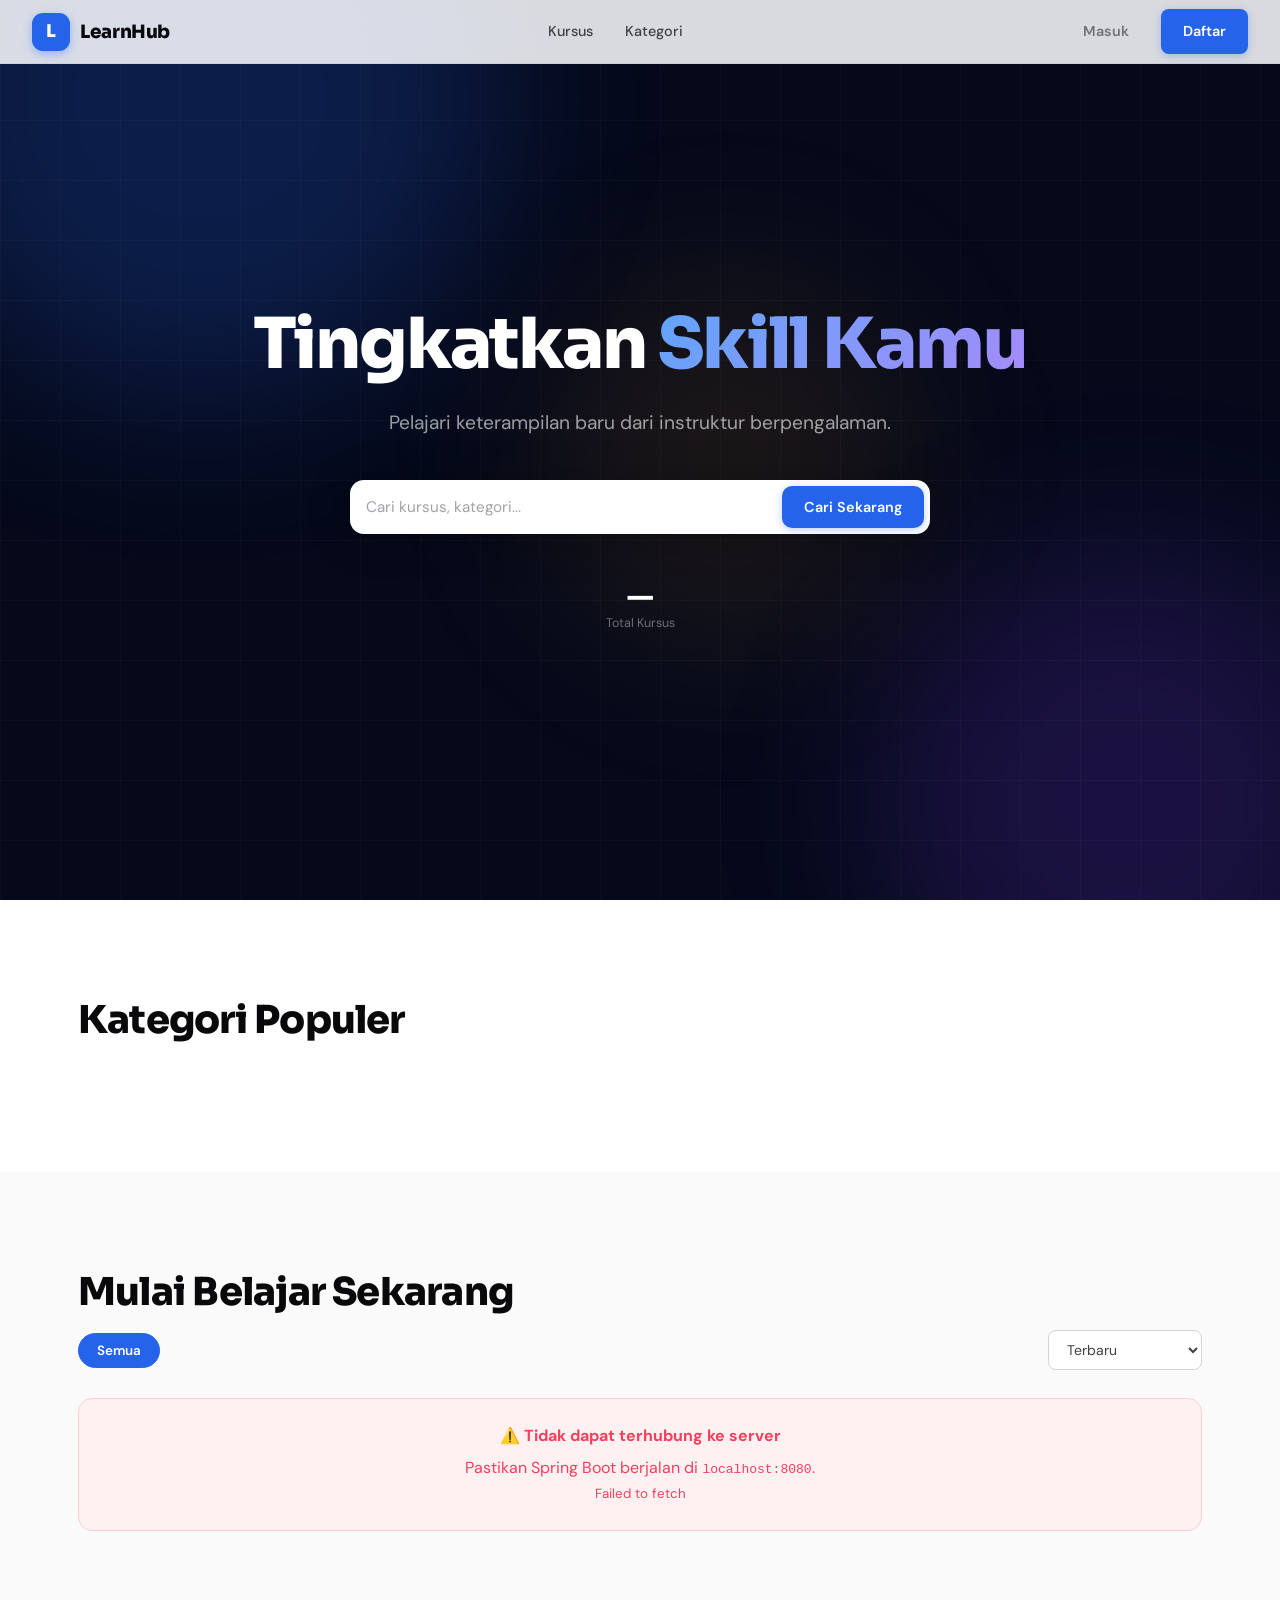
<file: src/main/resources/static/index.html>
<!DOCTYPE html>
<html lang="id">

<head>
    <meta charset="UTF-8" />
    <meta name="viewport" content="width=device-width, initial-scale=1.0" />
    <title>LearnHub — Platform Kursus Online Terbaik</title>
    <link rel="preconnect" href="https://fonts.googleapis.com" />
    <link rel="preconnect" href="https://fonts.gstatic.com" crossorigin />
    <link
            href="https://fonts.googleapis.com/css2?family=Sora:wght@300;400;500;600;700;800&family=DM+Sans:ital,opsz,wght@0,9..40,300;0,9..40,400;0,9..40,500;0,9..40,600;1,9..40,400&display=swap"
            rel="stylesheet" />
    <style>
        *,
        *::before,
        *::after {
            box-sizing: border-box;
            margin: 0;
            padding: 0;
        }

        :root {
            --ink: #09090B;
            --ink-2: #3F3F46;
            --ink-3: #71717A;
            --ink-4: #A1A1AA;
            --ink-5: #D4D4D8;
            --surface: #FAFAFA;
            --surface-2: #F4F4F5;
            --white: #FFFFFF;
            --blue: #2563EB;
            --blue-light: #3B82F6;
            --blue-dark: #1D4ED8;
            --blue-soft: #EFF6FF;
            --blue-mid: #DBEAFE;
            --amber: #F59E0B;
            --amber-soft: #FEF3C7;
            --emerald: #10B981;
            --emerald-soft: #D1FAE5;
            --rose: #F43F5E;
            --violet: #7C3AED;
            --r: 14px;
            --r-sm: 8px;
            --r-lg: 24px;
            --r-xl: 32px;
            --shadow-sm: 0 1px 3px rgba(0, 0, 0, .06);
            --shadow: 0 4px 20px rgba(0, 0, 0, .07);
            --shadow-lg: 0 12px 48px rgba(0, 0, 0, .1);
            --shadow-blue: 0 8px 32px rgba(37, 99, 235, .25);
        }

        html { scroll-behavior: smooth; }

        body {
            font-family: 'DM Sans', sans-serif;
            background: var(--white);
            color: var(--ink);
            line-height: 1.6;
            overflow-x: hidden;
        }

        h1, h2, h3, h4 {
            font-family: 'Sora', sans-serif;
            line-height: 1.25;
        }

        a { color: inherit; text-decoration: none; }
        img { max-width: 100%; display: block; }
        button { cursor: pointer; font-family: inherit; border: none; }

        ::-webkit-scrollbar { width: 5px; }
        ::-webkit-scrollbar-track { background: transparent; }
        ::-webkit-scrollbar-thumb { background: var(--ink-5); border-radius: 99px; }

        .container { max-width: 1180px; margin: 0 auto; padding: 0 28px; }

        /* ── Buttons ── */
        .btn {
            display: inline-flex;
            align-items: center;
            justify-content: center;
            gap: 8px;
            padding: 11px 22px;
            border-radius: var(--r-sm);
            font-size: .9rem;
            font-weight: 600;
            transition: all .2s ease;
            white-space: nowrap;
            cursor: pointer;
            border: none;
        }

        .btn-primary { background: var(--blue); color: #fff; box-shadow: 0 2px 8px rgba(37, 99, 235, .3); }
        .btn-primary:hover { background: var(--blue-dark); transform: translateY(-1px); box-shadow: var(--shadow-blue); }
        .btn-outline { background: transparent; color: var(--ink); border: 1.5px solid var(--ink-5); }
        .btn-outline:hover { border-color: var(--blue); color: var(--blue); background: var(--blue-soft); }
        .btn-ghost { background: transparent; color: var(--ink-3); }
        .btn-ghost:hover { color: var(--ink); background: var(--surface-2); }
        .btn-lg { padding: 15px 32px; font-size: 1rem; border-radius: var(--r); }
        .btn-sm { padding: 7px 16px; font-size: .82rem; }

        /* ══ NAVBAR ══ */
        .navbar {
            position: fixed;
            top: 0; left: 0; right: 0;
            z-index: 200;
            height: 64px;
            display: flex;
            align-items: center;
            justify-content: space-between;
            padding: 0 32px;
            background: rgba(255, 255, 255, .85);
            backdrop-filter: blur(16px) saturate(180%);
            border-bottom: 1px solid rgba(0, 0, 0, .06);
            transition: background .3s, box-shadow .3s;
        }

        /* FIX #7: scrolled class sekarang ditambahkan via JS */
        .navbar.scrolled {
            background: rgba(255, 255, 255, .97);
            box-shadow: var(--shadow-sm);
        }

        .brand { display: flex; align-items: center; gap: 10px; cursor: pointer; }

        .brand-icon {
            width: 38px; height: 38px;
            background: var(--blue);
            border-radius: 11px;
            display: flex; align-items: center; justify-content: center;
            font-family: 'Sora', sans-serif;
            font-weight: 800; color: #fff; font-size: 1.1rem;
            box-shadow: 0 3px 10px rgba(37, 99, 235, .35);
        }

        .brand-name {
            font-family: 'Sora', sans-serif;
            font-weight: 800; font-size: 1.15rem; letter-spacing: -.02em;
        }

        .nav-links { display: flex; align-items: center; gap: 4px; }

        .nav-link {
            padding: 7px 14px;
            border-radius: var(--r-sm);
            font-size: .9rem; font-weight: 500;
            color: var(--ink-2);
            transition: all .18s;
        }

        .nav-link:hover { color: var(--blue); background: var(--blue-soft); }

        .nav-actions { display: flex; align-items: center; gap: 10px; }

        .hamburger {
            display: none;
            flex-direction: column;
            gap: 5px;
            cursor: pointer;
            padding: 8px;
            background: none;
            border: none;
        }

        .hamburger span {
            width: 22px; height: 2px;
            background: var(--ink); border-radius: 2px;
            transition: all .25s;
            display: block;
        }

        .mobile-nav {
            display: none;
            position: fixed;
            inset: 0; top: 64px;
            background: rgba(255, 255, 255, .98);
            backdrop-filter: blur(12px);
            padding: 24px 28px;
            flex-direction: column;
            gap: 4px;
            z-index: 150;
            overflow-y: auto;
        }

        .mobile-nav.open { display: flex; }
        .mobile-nav .nav-link { padding: 14px 16px; font-size: 1rem; display: block; border-radius: var(--r-sm); }

        /* ══ HERO ══ */
        .hero {
            min-height: 100vh;
            background: #05091A;
            display: flex;
            flex-direction: column;
            align-items: center;
            justify-content: center;
            padding: 120px 28px 80px;
            position: relative;
            overflow: hidden;
            text-align: center;
        }

        .hero-bg { position: absolute; inset: 0; pointer-events: none; overflow: hidden; }

        .hero-blob {
            position: absolute;
            border-radius: 50%;
            filter: blur(80px);
            animation: blobFloat 8s ease-in-out infinite;
        }

        .hero-blob-1 { width: 600px; height: 600px; background: rgba(37, 99, 235, .22); top: -200px; left: -100px; }
        .hero-blob-2 { width: 500px; height: 500px; background: rgba(124, 58, 237, .18); bottom: -150px; right: -100px; animation-delay: -3s; }
        /* FIX #5: blob-3 ditambahkan ke HTML */
        .hero-blob-3 { width: 380px; height: 380px; background: rgba(245, 158, 11, .09); top: 30%; left: 42%; animation-delay: -5s; }

        @keyframes blobFloat {
            0%, 100% { transform: translateY(0) scale(1); }
            50% { transform: translateY(-30px) scale(1.05); }
        }

        .hero-grid {
            position: absolute; inset: 0;
            background-image: linear-gradient(rgba(255, 255, 255, .025) 1px, transparent 1px),
            linear-gradient(90deg, rgba(255, 255, 255, .025) 1px, transparent 1px);
            background-size: 60px 60px;
        }

        .hero-content { position: relative; z-index: 2; width: 100%; max-width: 860px; }

        .hero h1 {
            font-family: 'Sora', sans-serif;
            font-size: clamp(2.4rem, 6vw, 4.4rem);
            font-weight: 800;
            color: #fff;
            letter-spacing: -.03em;
            line-height: 1.1;
            margin-bottom: 24px;
            animation: fadeUp .8s .1s ease both;
        }

        .hero h1 .hl-blue {
            background: linear-gradient(135deg, #60A5FA, #A78BFA);
            -webkit-background-clip: text;
            -webkit-text-fill-color: transparent;
            background-clip: text;
        }

        .hero-sub {
            font-size: clamp(1rem, 2vw, 1.2rem);
            color: rgba(255, 255, 255, .6);
            max-width: 540px;
            margin: 0 auto 40px;
            line-height: 1.7;
            animation: fadeUp .8s .2s ease both;
        }

        .hero-search {
            display: flex;
            align-items: center;
            background: #fff;
            border-radius: var(--r);
            box-shadow: 0 4px 40px rgba(0, 0, 0, .3);
            max-width: 580px;
            width: 100%;
            margin: 0 auto 48px;
            overflow: hidden;
            animation: fadeUp .8s .3s ease both;
        }

        .hero-search input {
            flex: 1;
            padding: 16px;
            border: none;
            outline: none;
            font-size: .95rem;
            font-family: 'DM Sans', sans-serif;
            background: transparent;
            color: var(--ink);
        }

        .hero-search input::placeholder { color: var(--ink-4); }

        .hero-search .btn { margin: 6px; border-radius: 10px; padding: 12px 22px; }

        .hero-stats {
            display: flex;
            align-items: center;
            justify-content: center;
            gap: 40px;
            animation: fadeUp .8s .4s ease both;
        }

        .hs-item { text-align: center; }
        .hs-num { font-family: 'Sora', sans-serif; font-size: 1.8rem; font-weight: 800; color: #fff; line-height: 1; }
        .hs-label { font-size: .78rem; color: rgba(255, 255, 255, .4); margin-top: 4px; }
        .hs-sep { width: 1px; height: 36px; background: rgba(255, 255, 255, .1); }

        @keyframes fadeUp {
            from { opacity: 0; transform: translateY(24px); }
            to { opacity: 1; transform: translateY(0); }
        }

        @keyframes fadeIn {
            from { opacity: 0; }
            to { opacity: 1; }
        }

        /* ══ SECTIONS ══ */
        section { padding: 96px 0; }

        .section-title {
            font-size: clamp(1.8rem, 3vw, 2.5rem);
            font-weight: 800;
            letter-spacing: -.02em;
            color: var(--ink);
            margin-bottom: 14px;
        }

        /* FIX #6: reveal observer sekarang diinisialisasi via JS */
        .reveal {
            opacity: 0;
            transform: translateY(28px);
            transition: opacity .65s ease, transform .65s ease;
        }

        .reveal.visible {
            opacity: 1;
            transform: translateY(0);
        }

        /* ══ CATEGORIES ══ */
        .categories-section { background: var(--white); }

        .cat-grid {
            display: grid;
            grid-template-columns: repeat(auto-fill, minmax(155px, 1fr));
            gap: 14px;
            margin-top: 32px;
        }

        .cat-card {
            background: var(--surface);
            border: 1.5px solid var(--ink-5);
            border-radius: var(--r);
            padding: 24px 18px;
            text-align: center;
            cursor: pointer;
            transition: all .22s;
            position: relative;
            overflow: hidden;
        }

        .cat-card:hover { transform: translateY(-4px); box-shadow: var(--shadow); border-color: transparent; background: var(--blue-soft); }

        .cat-icon { font-size: 2.2rem; margin-bottom: 10px; display: block; transition: transform .22s; }
        .cat-card:hover .cat-icon { transform: scale(1.12); }
        .cat-name { font-size: .875rem; font-weight: 700; color: var(--ink); }
        .cat-count { font-size: .76rem; color: var(--ink-4); margin-top: 4px; }

        /* ══ COURSES ══ */
        .courses-section { background: var(--surface); }

        .filters-bar {
            display: flex;
            align-items: center;
            justify-content: space-between;
            gap: 12px;
            margin-bottom: 28px;
            flex-wrap: wrap;
        }

        .filter-pills { display: flex; gap: 8px; flex-wrap: wrap; }

        .pill {
            padding: 8px 18px;
            border-radius: 99px;
            font-size: .84rem; font-weight: 600;
            border: 1.5px solid var(--ink-5);
            background: var(--white);
            color: var(--ink-3);
            cursor: pointer;
            transition: all .18s;
        }

        .pill:hover { border-color: var(--blue); color: var(--blue); }
        .pill.active { background: var(--blue); color: #fff; border-color: var(--blue); }

        .sort-select {
            padding: 9px 14px;
            border-radius: var(--r-sm);
            border: 1.5px solid var(--ink-5);
            font-family: 'DM Sans', sans-serif;
            font-size: .875rem;
            background: var(--white);
            color: var(--ink-2);
            cursor: pointer;
            outline: none;
            transition: border .18s;
        }

        .sort-select:focus { border-color: var(--blue); }

        .courses-grid {
            display: grid;
            grid-template-columns: repeat(auto-fill, minmax(310px, 1fr));
            gap: 22px;
        }

        .course-card {
            background: var(--white);
            border-radius: var(--r);
            overflow: hidden;
            border: 1px solid var(--ink-5);
            transition: all .25s;
            display: flex;
            flex-direction: column;
        }

        .course-card:hover { transform: translateY(-6px); box-shadow: var(--shadow-lg); border-color: transparent; }
        .course-card:hover .ct-bg { transform: scale(1.07); }
        .course-card:hover .ct-overlay { opacity: 1; }

        .course-thumb { position: relative; height: 188px; overflow: hidden; }

        .ct-bg {
            width: 100%; height: 100%;
            display: flex; align-items: center; justify-content: center;
            font-size: 3.5rem;
            transition: transform .4s ease;
        }

        .ct-overlay {
            position: absolute; inset: 0;
            background: rgba(0, 0, 0, .42);
            display: flex; align-items: center; justify-content: center;
            opacity: 0; transition: opacity .25s;
        }

        .ct-overlay span {
            background: #fff; color: var(--blue);
            padding: 9px 22px;
            border-radius: 99px;
            font-size: .875rem; font-weight: 700;
        }

        .course-body { padding: 20px; flex: 1; display: flex; flex-direction: column; }

        .c-cat {
            display: inline-block;
            font-size: .72rem; font-weight: 700;
            color: var(--blue); background: var(--blue-soft);
            padding: 3px 10px; border-radius: 99px;
            margin-bottom: 10px;
        }

        .c-title { font-size: 1rem; font-weight: 700; color: var(--ink); margin-bottom: 8px; line-height: 1.4; flex: 1; }
        .c-instructor { display: flex; align-items: center; gap: 7px; font-size: .82rem; color: var(--ink-3); margin-bottom: 14px; }

        .c-footer {
            border-top: 1px solid var(--ink-5);
            padding-top: 14px;
            display: flex; align-items: center; justify-content: space-between;
        }

        .c-rating { display: flex; align-items: center; gap: 5px; font-size: .82rem; }
        .c-stars { color: var(--amber); }
        .c-price { font-family: 'Sora', sans-serif; font-size: 1.05rem; font-weight: 800; color: var(--blue); }
        .c-price.free { color: var(--emerald); }

        .enroll-btn {
            width: 100%; margin-top: 12px; padding: 10px;
            border-radius: var(--r-sm);
            font-size: .875rem; font-weight: 600;
            background: var(--blue-soft); color: var(--blue);
            border: 1.5px solid var(--blue-mid);
            transition: all .18s; cursor: pointer;
        }

        .enroll-btn:hover { background: var(--blue); color: #fff; }

        .enroll-btn.enrolled {
            background: var(--emerald-soft); color: #065F46;
            border-color: #A7F3D0; cursor: default;
        }

        .enroll-btn.enrolled:hover { background: var(--emerald-soft); color: #065F46; }

        /* Skeleton loader */
        .skel-card { border-radius: var(--r); overflow: hidden; border: 1px solid var(--ink-5); background: var(--white); }
        .skel-thumb { height: 188px; }
        .skel-body { padding: 20px; }
        .skel-line { height: 13px; margin-bottom: 10px; border-radius: 4px; }
        .skel-line.w-3-4 { width: 75%; }
        .skel-line.w-1-3 { width: 33%; }

        .shimmer {
            background: linear-gradient(90deg, var(--surface-2) 25%, var(--ink-5) 50%, var(--surface-2) 75%);
            background-size: 200% 100%;
            animation: shimmer 1.5s infinite;
        }

        @keyframes shimmer { to { background-position: -200% 0; } }

        /* Empty state */
        .empty-state {
            grid-column: 1 / -1;
            text-align: center;
            padding: 60px 20px;
            color: var(--ink-3);
        }

        .empty-state .es-icon { font-size: 3rem; margin-bottom: 12px; }
        .empty-state p { font-size: 1rem; }

        /* Toast */
        #toast-container {
            position: fixed;
            bottom: 24px; right: 24px;
            z-index: 9999;
            display: flex; flex-direction: column; gap: 10px;
        }

        .toast {
            background: var(--ink); color: #fff;
            padding: 14px 20px;
            border-radius: var(--r-sm);
            font-size: .875rem; font-weight: 500;
            box-shadow: var(--shadow-lg);
            display: flex; align-items: center; gap: 10px;
            min-width: 260px;
            animation: slideToast .3s ease;
        }

        .toast.success { background: var(--emerald); }
        .toast.error { background: var(--rose); }

        @keyframes slideToast {
            from { transform: translateX(120%); opacity: 0; }
            to { transform: translateX(0); opacity: 1; }
        }

        /* Error banner */
        .error-banner {
            grid-column: 1 / -1;
            background: #FFF1F2;
            border: 1px solid #FECDD3;
            border-radius: var(--r);
            padding: 24px;
            text-align: center;
            color: var(--rose);
        }

        .error-banner strong { display: block; margin-bottom: 6px; }

        @media (max-width: 768px) {
            .nav-links, .nav-actions { display: none; }
            .hamburger { display: flex; }
            .hero-stats { gap: 20px; }
            .hs-sep { display: none; }
            .courses-grid { grid-template-columns: 1fr; }
            .cat-grid { grid-template-columns: repeat(3, 1fr); }
        }
    </style>
</head>

<body>
<nav class="navbar" id="navbar">
    <a href="index.html" class="brand">
        <div class="brand-icon">L</div>
        <span class="brand-name">LearnHub</span>
    </a>
    <div class="nav-links">
        <a href="#courses" class="nav-link">Kursus</a>
        <a href="#categories" class="nav-link">Kategori</a>
    </div>
    <div class="nav-actions" id="navActions"></div>
    <button class="hamburger" onclick="toggleMobile()" aria-label="Menu">
        <span></span><span></span><span></span>
    </button>
</nav>

<div class="mobile-nav" id="mobileNav">
    <a href="#courses" class="nav-link" onclick="closeMobile()">📚 Kursus</a>
    <a href="#categories" class="nav-link" onclick="closeMobile()">📌 Kategori</a>
    <hr style="border:none;border-top:1px solid var(--ink-5);margin:8px 0;" />
    <div id="mobileNavActions"></div>
</div>

<section class="hero" id="home">
    <div class="hero-bg">
        <div class="hero-blob hero-blob-1"></div>
        <div class="hero-blob hero-blob-2"></div>
        <!-- FIX #5: hero-blob-3 ditambahkan ke HTML (sebelumnya ada di CSS tapi tidak di HTML) -->
        <div class="hero-blob hero-blob-3"></div>
        <div class="hero-grid"></div>
    </div>
    <div class="hero-content">
        <h1>Tingkatkan <span class="hl-blue">Skill Kamu</span></h1>
        <p class="hero-sub">Pelajari keterampilan baru dari instruktur berpengalaman.</p>
        <div class="hero-search">
            <input type="text" id="heroSearch" placeholder="Cari kursus, kategori..."
                   onkeydown="if(event.key==='Enter') doSearch()" />
            <button class="btn btn-primary" onclick="doSearch()">Cari Sekarang</button>
        </div>
        <div class="hero-stats">
            <div class="hs-item">
                <div class="hs-num" id="hsCourses">—</div>
                <div class="hs-label">Total Kursus</div>
            </div>
        </div>
    </div>
</section>

<section class="categories-section" id="categories">
    <div class="container">
        <div class="reveal">
            <h2 class="section-title">Kategori Populer</h2>
        </div>
        <!-- FIX #4: catGrid sekarang terpisah dari section-header agar reveal bekerja benar -->
        <div class="cat-grid reveal" id="catGrid"></div>
    </div>
</section>

<section class="courses-section" id="courses">
    <div class="container">
        <div class="reveal">
            <h2 class="section-title">Mulai Belajar Sekarang</h2>
        </div>
        <div class="filters-bar reveal">
            <div class="filter-pills" id="filterPills">
                <!-- FIX #1: filterCat diubah menjadi filterByCat agar konsisten dengan fungsi JS -->
                <button class="pill active" data-cat="all" onclick="filterByCat('all', this)">Semua</button>
            </div>
            <select class="sort-select" onchange="sortCourses(this.value)">
                <option value="newest">Terbaru</option>
                <option value="popular">Terpopuler</option>
                <option value="price_asc">Harga Terendah</option>
            </select>
        </div>
        <div class="courses-grid" id="coursesGrid">
            <!-- Skeleton loaders -->
            <div class="skel-card">
                <div class="skel-thumb shimmer"></div>
                <div class="skel-body">
                    <div class="shimmer skel-line w-1-3"></div>
                    <div class="shimmer skel-line w-3-4" style="height:18px;margin-bottom:14px;"></div>
                </div>
            </div>
            <div class="skel-card">
                <div class="skel-thumb shimmer"></div>
                <div class="skel-body">
                    <div class="shimmer skel-line w-1-3"></div>
                    <div class="shimmer skel-line w-3-4" style="height:18px;margin-bottom:14px;"></div>
                </div>
            </div>
            <div class="skel-card">
                <div class="skel-thumb shimmer"></div>
                <div class="skel-body">
                    <div class="shimmer skel-line w-1-3"></div>
                    <div class="shimmer skel-line w-3-4" style="height:18px;margin-bottom:14px;"></div>
                </div>
            </div>
        </div>
    </div>
</section>

<div id="toast-container"></div>

<script>
    /* ═══════════════════════════════════════════════════════
     * KONFIGURASI
     * Sesuaikan BASE_URL dengan port backend Spring Boot kamu
     * ═══════════════════════════════════════════════════════ */
    const BASE_URL = 'http://localhost:8080/api';

    /* ═══════════════════════════════════════════════════════
     * AUTH HELPER
     * ═══════════════════════════════════════════════════════ */
    const Auth = {
        isLoggedIn: () => localStorage.getItem('token') !== null,
        getUser: () => {
            const u = localStorage.getItem('user');
            return u ? JSON.parse(u) : null;
        },
        getToken: () => localStorage.getItem('token'),
        clear: () => {
            localStorage.removeItem('token');
            localStorage.removeItem('user');
        }
    };

    /* ═══════════════════════════════════════════════════════
     * API CALLS  →  Spring Boot endpoints
     * ═══════════════════════════════════════════════════════ */
    const API = {
        /* GET /api/courses  →  @GetMapping("/courses") */
        getAllCourses: async () => {
            const res = await fetch(`${BASE_URL}/courses`);
            if (!res.ok) throw new Error(`Server error: ${res.status}`);
            return await res.json();
        },

        /* POST /api/courses/{id}/enroll  →  @PostMapping("/{id}/enroll") */
        enroll: async (courseId) => {
            const res = await fetch(`${BASE_URL}/courses/${courseId}/enroll`, {
                method: 'POST',
                headers: {
                    'Content-Type': 'application/json',
                    'Authorization': `Bearer ${Auth.getToken()}`
                }
            });
            if (!res.ok) {
                const errBody = await res.json().catch(() => ({}));
                throw new Error(errBody.message || `Gagal enroll (${res.status})`);
            }
            return await res.json();
        }
    };

    /* ═══════════════════════════════════════════════════════
     * STATE
     * ═══════════════════════════════════════════════════════ */
    let allCourses     = [];
    let filteredCourses = [];
    let activeCat   = 'all';
    let activeSort  = 'newest';

    const GRADIENTS = [
        'linear-gradient(135deg,#667eea,#764ba2)',
        'linear-gradient(135deg,#f093fb,#f5576c)',
        'linear-gradient(135deg,#4facfe,#00f2fe)',
        'linear-gradient(135deg,#43e97b,#38f9d7)',
        'linear-gradient(135deg,#fa709a,#fee140)'
    ];

    const CAT_EMOJI = {
        'Pemrograman': '💻',
        'Design': '🎨',
        'Bisnis': '💼',
        'Data Science': '📊',
        'Marketing': '📣',
        'Bahasa': '🗣️',
        'default': '📚'
    };

    /* ═══════════════════════════════════════════════════════
     * FIX #7: Navbar scroll effect
     * ═══════════════════════════════════════════════════════ */
    window.addEventListener('scroll', () => {
        document.getElementById('navbar').classList.toggle('scrolled', window.scrollY > 10);
    });

    /* ═══════════════════════════════════════════════════════
     * FIX #6: Scroll reveal observer diinisialisasi
     * ═══════════════════════════════════════════════════════ */
    const revealObserver = new IntersectionObserver((entries) => {
        entries.forEach(e => {
            if (e.isIntersecting) {
                e.target.classList.add('visible');
                revealObserver.unobserve(e.target);
            }
        });
    }, { threshold: 0.12 });

    function initReveal() {
        document.querySelectorAll('.reveal').forEach(el => revealObserver.observe(el));
    }

    /* ═══════════════════════════════════════════════════════
     * NAVBAR
     * ═══════════════════════════════════════════════════════ */
    function renderNavbar() {
        const el  = document.getElementById('navActions');
        const mob = document.getElementById('mobileNavActions');

        if (Auth.isLoggedIn()) {
            el.innerHTML  = `<button class="btn btn-outline" onclick="doLogout()">Keluar</button>`;
            mob.innerHTML = `<button class="nav-link" style="color:var(--rose)" onclick="doLogout()">Keluar</button>`;
        } else {
            el.innerHTML  = `<a href="login.html" class="btn btn-ghost">Masuk</a>
                             <a href="register.html" class="btn btn-primary">Daftar</a>`;
            mob.innerHTML = `<a href="login.html" class="nav-link">Masuk</a>
                             <a href="register.html" class="nav-link">Daftar</a>`;
        }
    }

    function doLogout() {
        Auth.clear();
        renderNavbar();
        showToast('Berhasil keluar.');
    }

    function toggleMobile() { document.getElementById('mobileNav').classList.toggle('open'); }
    function closeMobile()  { document.getElementById('mobileNav').classList.remove('open'); }

    /* ═══════════════════════════════════════════════════════
     * LOAD COURSES
     * ═══════════════════════════════════════════════════════ */
    async function loadCourses() {
        try {
            const data = await API.getAllCourses();
            /* Spring Boot bisa return array langsung atau Page<> object */
            allCourses = Array.isArray(data) ? data : (data?.content ?? []);

            document.getElementById('hsCourses').textContent = allCourses.length + '+';
            buildCategoryFilters();
            filteredCourses = [...allCourses];
            renderCourses();
            initReveal(); // jalankan reveal setelah konten ada
        } catch (err) {
            console.error('loadCourses error:', err);
            document.getElementById('coursesGrid').innerHTML = `
                <div class="error-banner">
                    <strong>⚠️ Tidak dapat terhubung ke server</strong>
                    Pastikan Spring Boot berjalan di <code>localhost:8080</code>.
                    <br><small>${err.message}</small>
                </div>`;
        }
    }

    /* ═══════════════════════════════════════════════════════
     * FIX #4: buildCategoryFilters sekarang update BOTH
     *         catGrid (tampilan) dan filterPills (tombol filter)
     * ═══════════════════════════════════════════════════════ */
    function buildCategoryFilters() {
        const cats = [...new Set(allCourses.map(c => c.category).filter(Boolean))];

        /* --- Category Grid (visual cards) --- */
        document.getElementById('catGrid').innerHTML = cats.length
            ? cats.map(cat => `
                <div class="cat-card" onclick="filterByCat('${cat}', null)">
                    <span class="cat-icon">${CAT_EMOJI[cat] ?? CAT_EMOJI.default}</span>
                    <div class="cat-name">${cat}</div>
                    <div class="cat-count">${allCourses.filter(c => c.category === cat).length} kursus</div>
                </div>`).join('')
            : '<p style="color:var(--ink-4);font-size:.875rem;">Belum ada kategori.</p>';

        /* --- Filter Pills (di atas daftar kursus) --- */
        const pillsEl = document.getElementById('filterPills');
        const catPills = cats.map(cat => `
            <button class="pill" data-cat="${cat}" onclick="filterByCat('${cat}', this)">
                ${CAT_EMOJI[cat] ?? '📌'} ${cat}
            </button>`).join('');
        /* Pertahankan tombol "Semua" yang sudah ada, tambah kategori */
        pillsEl.innerHTML = `
            <button class="pill active" data-cat="all" onclick="filterByCat('all', this)">Semua</button>
            ${catPills}`;
    }

    /* ═══════════════════════════════════════════════════════
     * RENDER COURSES
     * ═══════════════════════════════════════════════════════ */
    function renderCourses() {
        const grid = document.getElementById('coursesGrid');

        if (filteredCourses.length === 0) {
            grid.innerHTML = `
                <div class="empty-state">
                    <div class="es-icon">🔍</div>
                    <p>Tidak ada kursus yang cocok dengan pencarianmu.</p>
                </div>`;
            return;
        }

        grid.innerHTML = filteredCourses.map(c => {
            const bg         = GRADIENTS[(c.id ?? 0) % GRADIENTS.length];
            const isFree     = !c.price || c.price === 0;
            const priceText  = isFree ? 'Gratis' : 'Rp ' + Number(c.price).toLocaleString('id-ID');
            const instName   = c.instructorName ?? c.instructor?.name ?? 'Instruktur';
            const rating     = c.rating ? `★ ${c.rating}` : '★ Baru';
            const title      = c.title ?? c.name ?? 'Judul Kursus';
            const category   = c.category ?? 'Umum';
            const emoji      = CAT_EMOJI[category] ?? CAT_EMOJI.default;

            return `
            <div class="course-card">
                <div class="course-thumb">
                    <div class="ct-bg" style="background:${bg}">${emoji}</div>
                    <div class="ct-overlay"><span>Lihat Kursus</span></div>
                </div>
                <div class="course-body">
                    <span class="c-cat">${category}</span>
                    <div class="c-title">${title}</div>
                    <div class="c-instructor">👨‍🏫 ${instName}</div>
                    <div class="c-footer">
                        <div class="c-rating">${rating}</div>
                        <div class="c-price ${isFree ? 'free' : ''}">${priceText}</div>
                    </div>
                    <button class="enroll-btn" onclick="handleEnroll(${c.id}, this)">
                        Enroll Sekarang
                    </button>
                </div>
            </div>`;
        }).join('');
    }

    /* ═══════════════════════════════════════════════════════
     * ENROLL
     * ═══════════════════════════════════════════════════════ */
    async function handleEnroll(id, btn) {
        if (!Auth.isLoggedIn()) {
            showToast('Silakan login terlebih dahulu!', 'error');
            setTimeout(() => window.location.href = 'login.html', 1200);
            return;
        }

        btn.disabled = true;
        btn.textContent = 'Memproses...';

        try {
            await API.enroll(id);
            btn.textContent = '✓ Terdaftar';
            btn.classList.add('enrolled');
            showToast('Berhasil mendaftar kursus! 🎉', 'success');
        } catch (err) {
            btn.disabled = false;
            btn.textContent = 'Enroll Sekarang';
            showToast(err.message || 'Gagal mendaftar atau sudah terdaftar.', 'error');
        }
    }

    /* ═══════════════════════════════════════════════════════
     * FILTER & SORT
     * FIX #1: Satu fungsi filterByCat menangani SEMUA filter
     *         (menggantikan filterCat yang tidak ada sebelumnya)
     * ═══════════════════════════════════════════════════════ */
    function filterByCat(cat, btnEl) {
        activeCat = cat;

        /* Update pill active state */
        document.querySelectorAll('#filterPills .pill').forEach(p => {
            p.classList.toggle('active', p.dataset.cat === cat);
        });

        /* Scroll ke section kursus jika klik dari cat-card */
        if (!btnEl) {
            document.getElementById('courses').scrollIntoView({ behavior: 'smooth' });
        }

        applyFilterSort();
    }

    /* FIX #2 & #3: sortCourses sekarang menangani semua opsi sort dengan benar */
    function sortCourses(val) {
        activeSort = val;
        applyFilterSort();
    }

    function doSearch() {
        activeCat = 'all';
        /* Reset active pill ke "Semua" */
        document.querySelectorAll('#filterPills .pill').forEach(p => {
            p.classList.toggle('active', p.dataset.cat === 'all');
        });
        applyFilterSort();
    }

    function applyFilterSort() {
        let arr = [...allCourses];
        const q = document.getElementById('heroSearch').value.trim().toLowerCase();

        /* Filter kategori */
        if (activeCat !== 'all') {
            arr = arr.filter(c => c.category === activeCat);
        }

        /* Filter pencarian */
        if (q) {
            arr = arr.filter(c =>
                (c.title ?? c.name ?? '').toLowerCase().includes(q) ||
                (c.category ?? '').toLowerCase().includes(q) ||
                (c.instructorName ?? c.instructor?.name ?? '').toLowerCase().includes(q)
            );
        }

        /* FIX #3: Sort — semua opsi kini dihandle */
        switch (activeSort) {
            case 'price_asc':
                arr.sort((a, b) => (a.price ?? 0) - (b.price ?? 0));
                break;
            case 'popular':
                arr.sort((a, b) => (b.rating ?? 0) - (a.rating ?? 0));
                break;
            case 'newest':
            default:
                /* Asumsi id lebih besar = lebih baru */
                arr.sort((a, b) => (b.id ?? 0) - (a.id ?? 0));
                break;
        }

        filteredCourses = arr;
        renderCourses();
    }

    /* ═══════════════════════════════════════════════════════
     * TOAST
     * ═══════════════════════════════════════════════════════ */
    function showToast(msg, type = '') {
        const el = document.createElement('div');
        el.className = `toast ${type}`;
        el.textContent = msg;
        document.getElementById('toast-container').appendChild(el);
        setTimeout(() => el.remove(), 4000);
    }

    /* ═══════════════════════════════════════════════════════
     * INIT
     * ═══════════════════════════════════════════════════════ */
    renderNavbar();
    loadCourses();
    /* Reveal elemen statis (hero, heading) langsung */
    initReveal();
</script>
</body>
</html>
</file>
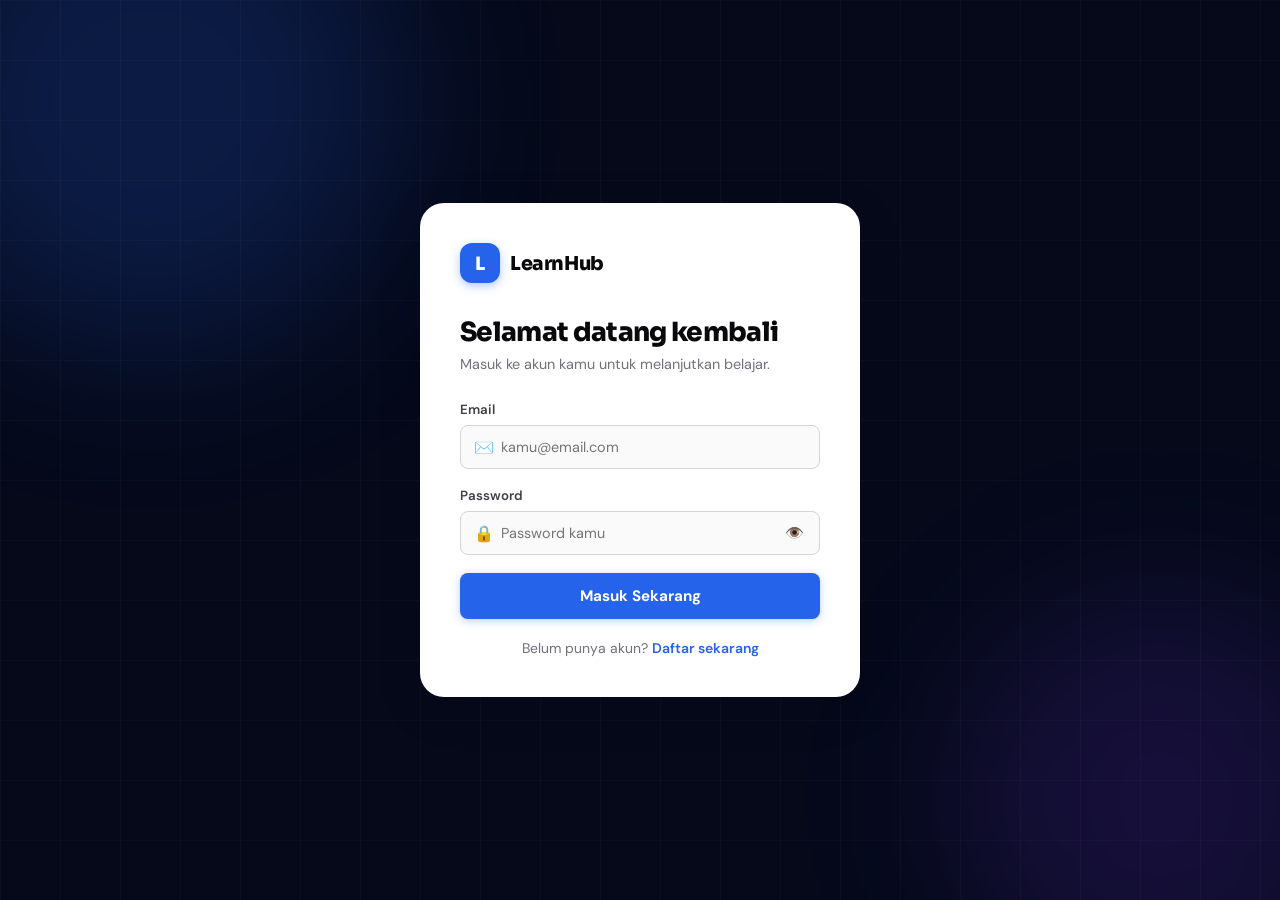
<file: src/main/resources/static/login.html>
<!DOCTYPE html>
<html lang="id">
<head>
    <meta charset="UTF-8" />
    <meta name="viewport" content="width=device-width, initial-scale=1.0" />
    <title>Masuk — LearnHub</title>
    <link rel="preconnect" href="https://fonts.googleapis.com" />
    <link rel="preconnect" href="https://fonts.gstatic.com" crossorigin />
    <link href="https://fonts.googleapis.com/css2?family=Sora:wght@400;600;700;800&family=DM+Sans:wght@400;500;600&display=swap" rel="stylesheet" />
    <style>
        *, *::before, *::after { box-sizing: border-box; margin: 0; padding: 0; }

        :root {
            --ink: #09090B;
            --ink-2: #3F3F46;
            --ink-3: #71717A;
            --ink-4: #A1A1AA;
            --ink-5: #D4D4D8;
            --surface: #FAFAFA;
            --surface-2: #F4F4F5;
            --white: #FFFFFF;
            --blue: #2563EB;
            --blue-dark: #1D4ED8;
            --blue-soft: #EFF6FF;
            --blue-mid: #DBEAFE;
            --emerald: #10B981;
            --rose: #F43F5E;
            --violet: #7C3AED;
            --shadow-sm: 0 1px 3px rgba(0,0,0,.06);
            --shadow: 0 4px 20px rgba(0,0,0,.07);
            --shadow-lg: 0 12px 48px rgba(0,0,0,.12);
            --shadow-blue: 0 8px 32px rgba(37,99,235,.25);
            --r: 14px;
            --r-sm: 8px;
        }

        body {
            font-family: 'DM Sans', sans-serif;
            background: #05091A;
            color: var(--ink);
            min-height: 100vh;
            display: flex;
            align-items: center;
            justify-content: center;
            padding: 24px;
            position: relative;
            overflow: hidden;
        }

        /* Background blobs */
        .bg-blob {
            position: fixed;
            border-radius: 50%;
            filter: blur(80px);
            pointer-events: none;
            animation: blobFloat 8s ease-in-out infinite;
        }
        .bg-blob-1 { width: 500px; height: 500px; background: rgba(37,99,235,.2); top: -150px; left: -100px; }
        .bg-blob-2 { width: 400px; height: 400px; background: rgba(124,58,237,.15); bottom: -100px; right: -80px; animation-delay: -3s; }
        .bg-grid {
            position: fixed; inset: 0;
            background-image: linear-gradient(rgba(255,255,255,.025) 1px, transparent 1px),
            linear-gradient(90deg, rgba(255,255,255,.025) 1px, transparent 1px);
            background-size: 60px 60px;
            pointer-events: none;
        }

        @keyframes blobFloat {
            0%, 100% { transform: translateY(0) scale(1); }
            50% { transform: translateY(-24px) scale(1.04); }
        }

        /* Card */
        .login-card {
            position: relative;
            z-index: 10;
            background: var(--white);
            border-radius: 24px;
            box-shadow: var(--shadow-lg);
            width: 100%;
            max-width: 440px;
            padding: 40px;
            animation: fadeUp .6s ease both;
        }

        @keyframes fadeUp {
            from { opacity: 0; transform: translateY(28px); }
            to   { opacity: 1; transform: translateY(0); }
        }

        /* Brand */
        .brand {
            display: flex;
            align-items: center;
            gap: 10px;
            margin-bottom: 32px;
            text-decoration: none;
        }

        .brand-icon {
            width: 40px; height: 40px;
            background: var(--blue);
            border-radius: 12px;
            display: flex; align-items: center; justify-content: center;
            font-family: 'Sora', sans-serif;
            font-weight: 800; color: #fff; font-size: 1.15rem;
            box-shadow: 0 3px 10px rgba(37,99,235,.35);
        }

        .brand-name {
            font-family: 'Sora', sans-serif;
            font-weight: 800; font-size: 1.2rem;
            letter-spacing: -.02em; color: var(--ink);
        }

        /* Heading */
        .login-heading {
            font-family: 'Sora', sans-serif;
            font-size: 1.65rem; font-weight: 800;
            letter-spacing: -.025em;
            color: var(--ink);
            margin-bottom: 6px;
        }

        .login-sub {
            font-size: .9rem; color: var(--ink-3);
            margin-bottom: 28px;
        }

        /* Form */
        .form-group { margin-bottom: 18px; }

        label {
            display: block;
            font-size: .83rem; font-weight: 600;
            color: var(--ink-2);
            margin-bottom: 7px;
        }

        .input-wrap {
            position: relative;
            display: flex;
            align-items: center;
        }

        .input-icon {
            position: absolute; left: 14px;
            color: var(--ink-4); font-size: 1rem;
            pointer-events: none;
        }

        input[type="email"],
        input[type="password"],
        input[type="text"] {
            width: 100%;
            padding: 12px 14px 12px 40px;
            border: 1.5px solid var(--ink-5);
            border-radius: var(--r-sm);
            font-family: 'DM Sans', sans-serif;
            font-size: .9rem;
            color: var(--ink);
            background: var(--surface);
            outline: none;
            transition: border .18s, box-shadow .18s;
        }

        input:focus {
            border-color: var(--blue);
            box-shadow: 0 0 0 3px rgba(37,99,235,.1);
            background: var(--white);
        }

        input.error-input { border-color: var(--rose); }
        input.error-input:focus { box-shadow: 0 0 0 3px rgba(244,63,94,.1); }

        .toggle-pw {
            position: absolute; right: 12px;
            background: none; border: none;
            color: var(--ink-4); cursor: pointer;
            font-size: .95rem; padding: 4px;
            transition: color .15s;
        }

        .toggle-pw:hover { color: var(--ink-2); }

        /* Error message */
        .field-error {
            font-size: .78rem; color: var(--rose);
            margin-top: 5px;
            display: none;
        }

        .field-error.show { display: block; }

        /* Alert banner */
        .alert {
            padding: 12px 16px;
            border-radius: var(--r-sm);
            font-size: .86rem; font-weight: 500;
            margin-bottom: 20px;
            display: none;
            align-items: center;
            gap: 10px;
        }

        .alert.show { display: flex; }
        .alert.error { background: #FFF1F2; color: #9F1239; border: 1px solid #FECDD3; }
        .alert.success { background: #ECFDF5; color: #065F46; border: 1px solid #A7F3D0; }

        /* Submit button */
        .btn-submit {
            width: 100%;
            padding: 13px;
            background: var(--blue);
            color: #fff;
            border: none;
            border-radius: var(--r-sm);
            font-family: 'DM Sans', sans-serif;
            font-size: .95rem; font-weight: 700;
            cursor: pointer;
            transition: all .2s;
            display: flex; align-items: center; justify-content: center;
            gap: 8px;
            margin-top: 8px;
            box-shadow: 0 2px 8px rgba(37,99,235,.3);
        }

        .btn-submit:hover:not(:disabled) {
            background: var(--blue-dark);
            transform: translateY(-1px);
            box-shadow: var(--shadow-blue);
        }

        .btn-submit:disabled {
            opacity: .65; cursor: not-allowed; transform: none;
        }

        /* Spinner */
        .spinner {
            width: 18px; height: 18px;
            border: 2.5px solid rgba(255,255,255,.3);
            border-top-color: #fff;
            border-radius: 50%;
            animation: spin .7s linear infinite;
            display: none;
        }

        .btn-submit.loading .spinner { display: block; }
        .btn-submit.loading .btn-text { display: none; }

        @keyframes spin { to { transform: rotate(360deg); } }

        /* Divider */
        .divider {
            display: flex; align-items: center; gap: 12px;
            margin: 20px 0;
            color: var(--ink-4); font-size: .8rem;
        }

        .divider::before, .divider::after {
            content: ''; flex: 1;
            height: 1px; background: var(--ink-5);
        }

        /* Footer link */
        .login-footer {
            text-align: center;
            margin-top: 20px;
            font-size: .875rem; color: var(--ink-3);
        }

        .login-footer a {
            color: var(--blue); font-weight: 600;
            text-decoration: none;
        }

        .login-footer a:hover { text-decoration: underline; }

        /* Role badge (tampil setelah login berhasil) */
        .role-badge {
            display: inline-block;
            padding: 3px 12px; border-radius: 99px;
            font-size: .75rem; font-weight: 700;
            text-transform: uppercase; letter-spacing: .04em;
        }

        .role-badge.ADMIN    { background: #FEE2E2; color: #9B1C1C; }
        .role-badge.INSTRUCTOR { background: #FEF3C7; color: #92400E; }
        .role-badge.STUDENT  { background: var(--blue-mid); color: var(--blue-dark); }

        @media (max-width: 480px) {
            .login-card { padding: 28px 24px; }
        }
    </style>
</head>
<body>
<div class="bg-blob bg-blob-1"></div>
<div class="bg-blob bg-blob-2"></div>
<div class="bg-grid"></div>

<div class="login-card">
    <a href="index.html" class="brand">
        <div class="brand-icon">L</div>
        <span class="brand-name">LearnHub</span>
    </a>

    <h1 class="login-heading">Selamat datang kembali</h1>
    <p class="login-sub">Masuk ke akun kamu untuk melanjutkan belajar.</p>

    <!-- Alert banner untuk error/success -->
    <div class="alert error" id="alertBox">
        <span id="alertIcon">⚠️</span>
        <span id="alertMsg"></span>
    </div>

    <form id="loginForm" onsubmit="handleLogin(event)" novalidate>
        <!-- Email -->
        <div class="form-group">
            <label for="email">Email</label>
            <div class="input-wrap">
                <span class="input-icon">✉️</span>
                <input type="email" id="email" placeholder="kamu@email.com" autocomplete="email" />
            </div>
            <div class="field-error" id="emailErr">Masukkan email yang valid.</div>
        </div>

        <!-- Password -->
        <div class="form-group">
            <label for="password">Password</label>
            <div class="input-wrap">
                <span class="input-icon">🔒</span>
                <input type="password" id="password" placeholder="Password kamu" autocomplete="current-password" />
                <button type="button" class="toggle-pw" onclick="togglePassword()" id="togglePwBtn" title="Tampilkan password">👁️</button>
            </div>
            <div class="field-error" id="passwordErr">Password tidak boleh kosong.</div>
        </div>

        <button type="submit" class="btn-submit" id="submitBtn">
            <div class="spinner"></div>
            <span class="btn-text">Masuk Sekarang</span>
        </button>
    </form>

    <div class="login-footer">
        Belum punya akun? <a href="register.html">Daftar sekarang</a>
    </div>
</div>

<script>
    /* ═══════════════════════════════════════════════════
     * KONFIGURASI
     * Sesuaikan BASE_URL dengan backend Spring Boot kamu
     * ═══════════════════════════════════════════════════ */
    const BASE_URL = 'http://localhost:8080/api';

    /* ═══════════════════════════════════════════════════
     * AUTH HELPER — inline (tidak perlu file api.js eksternal)
     * ═══════════════════════════════════════════════════ */
    const Auth = {
        save: (token, user) => {
            localStorage.setItem('token', token);
            localStorage.setItem('user', JSON.stringify(user));
        },
        isLoggedIn: () => localStorage.getItem('token') !== null,
        getUser: () => {
            const u = localStorage.getItem('user');
            return u ? JSON.parse(u) : null;
        },
        /* Redirect berdasarkan role setelah login */
        redirectByRole: (role) => {
            switch (role?.toUpperCase()) {
                case 'ADMIN':
                    window.location.href = 'dashboard-admin.html';
                    break;
                case 'INSTRUCTOR':
                    window.location.href = 'dashboard-instructor.html';
                    break;
                case 'STUDENT':
                default:
                    window.location.href = 'index.html';
                    break;
            }
        }
    };

    /* Jika sudah login, langsung redirect */
    if (Auth.isLoggedIn()) {
        const user = Auth.getUser();
        Auth.redirectByRole(user?.role);
    }

    /* ═══════════════════════════════════════════════════
     * UI HELPERS
     * ═══════════════════════════════════════════════════ */
    function showAlert(msg, type = 'error') {
        const box = document.getElementById('alertBox');
        const msgEl = document.getElementById('alertMsg');
        const iconEl = document.getElementById('alertIcon');
        msgEl.textContent = msg;
        iconEl.textContent = type === 'error' ? '⚠️' : '✅';
        box.className = `alert show ${type}`;
    }

    function hideAlert() {
        document.getElementById('alertBox').classList.remove('show');
    }

    function setLoading(isLoading) {
        const btn = document.getElementById('submitBtn');
        btn.disabled = isLoading;
        btn.classList.toggle('loading', isLoading);
    }

    function showFieldError(id, msg) {
        const inp = document.getElementById(id);
        const err = document.getElementById(id + 'Err');
        inp.classList.add('error-input');
        if (msg) err.textContent = msg;
        err.classList.add('show');
    }

    function clearFieldErrors() {
        ['email', 'password'].forEach(id => {
            document.getElementById(id).classList.remove('error-input');
            document.getElementById(id + 'Err').classList.remove('show');
        });
    }

    function togglePassword() {
        const inp = document.getElementById('password');
        const btn = document.getElementById('togglePwBtn');
        const isHidden = inp.type === 'password';
        inp.type = isHidden ? 'text' : 'password';
        btn.textContent = isHidden ? '🙈' : '👁️';
    }

    /* ═══════════════════════════════════════════════════
     * VALIDASI FORM
     * ═══════════════════════════════════════════════════ */
    function validateForm(email, password) {
        let valid = true;
        clearFieldErrors();

        if (!email || !/^[^\s@]+@[^\s@]+\.[^\s@]+$/.test(email)) {
            showFieldError('email', 'Masukkan email yang valid.');
            valid = false;
        }

        if (!password || password.length < 1) {
            showFieldError('password', 'Password tidak boleh kosong.');
            valid = false;
        }

        return valid;
    }

    /* ═══════════════════════════════════════════════════
     * LOGIN HANDLER
     * Endpoint: POST /api/auth/login
     *
     * Request body yang dikirim:
     * { "email": "...", "password": "..." }
     *
     * Response yang diharapkan dari Spring Boot:
     * {
     *   "token": "eyJhbGci...",
     *   "user": {
     *     "id": 1,
     *     "name": "Budi",
     *     "email": "budi@email.com",
     *     "role": "INSTRUCTOR"   ← harus UPPERCASE
     *   }
     * }
     *
     * ⚠️  PENTING: Jika response Spring Boot kamu berbeda
     *     (misal pakai "accessToken", "username", dll),
     *     sesuaikan bagian "Petakan response" di bawah.
     * ═══════════════════════════════════════════════════ */
    async function handleLogin(e) {
        e.preventDefault();
        hideAlert();

        const email    = document.getElementById('email').value.trim();
        const password = document.getElementById('password').value;

        if (!validateForm(email, password)) return;

        setLoading(true);

        try {
            const res = await fetch(`${BASE_URL}/auth/login`, {
                method: 'POST',
                headers: { 'Content-Type': 'application/json' },
                body: JSON.stringify({ email, password })
            });

            /* ── Baca body response ── */
            const data = await res.json().catch(() => null);

            if (!res.ok) {
                /* Tangkap pesan error dari Spring Boot */
                const errMsg = data?.message
                    ?? data?.error
                    ?? (res.status === 401
                        ? 'Email atau password salah.'
                        : res.status === 403
                            ? 'Akun kamu tidak memiliki akses.'
                            : `Login gagal (${res.status}). Coba lagi.`);
                showAlert(errMsg, 'error');
                return;
            }

            if (!data) {
                showAlert('Response dari server tidak valid. Hubungi admin.', 'error');
                return;
            }

            /* ── Petakan response Spring Boot ke objek user ──
             * Sesuaikan jika struktur response backend kamu berbeda!
             * Contoh variasi umum:
             *   data.accessToken   → ganti data.token
             *   data.jwt           → ganti data.token
             *   data.data.token    → jika dibungkus objek data
             *   data.roles[0]      → jika role berupa array
             */
            const token = data.token ?? data.accessToken ?? data.jwt;

            const user = {
                id:    data.user?.id    ?? data.id,
                name:  data.user?.name  ?? data.name  ?? data.username ?? email,
                email: data.user?.email ?? data.email ?? email,
                /* Normalisasi role ke UPPERCASE */
                role: (data.user?.role ?? data.role ?? data.roles?.[0] ?? 'STUDENT')
                    .toString()
                    .toUpperCase()
                    .replace('ROLE_', '') /* Hapus prefix "ROLE_" jika ada */
            };

            if (!token) {
                showAlert('Token tidak diterima dari server. Cek konfigurasi backend.', 'error');
                return;
            }

            /* ── Simpan ke localStorage ── */
            Auth.save(token, user);

            showAlert(`Login berhasil! Mengalihkan sebagai ${user.role}...`, 'success');

            /* Redirect setelah 800ms */
            setTimeout(() => Auth.redirectByRole(user.role), 800);

        } catch (err) {
            /* Ini terjadi jika server tidak bisa dihubungi sama sekali */
            if (err.name === 'TypeError' && err.message.includes('fetch')) {
                showAlert(
                    'Tidak dapat terhubung ke server. Pastikan Spring Boot berjalan di port 8080.',
                    'error'
                );
            } else {
                showAlert(`Terjadi kesalahan: ${err.message}`, 'error');
            }
            console.error('Login error:', err);
        } finally {
            setLoading(false);
        }
    }

    /* Clear error saat user mulai mengetik */
    ['email', 'password'].forEach(id => {
        document.getElementById(id).addEventListener('input', () => {
            document.getElementById(id).classList.remove('error-input');
            document.getElementById(id + 'Err').classList.remove('show');
            hideAlert();
        });
    });
</script>
</body>
</html>
</file>
